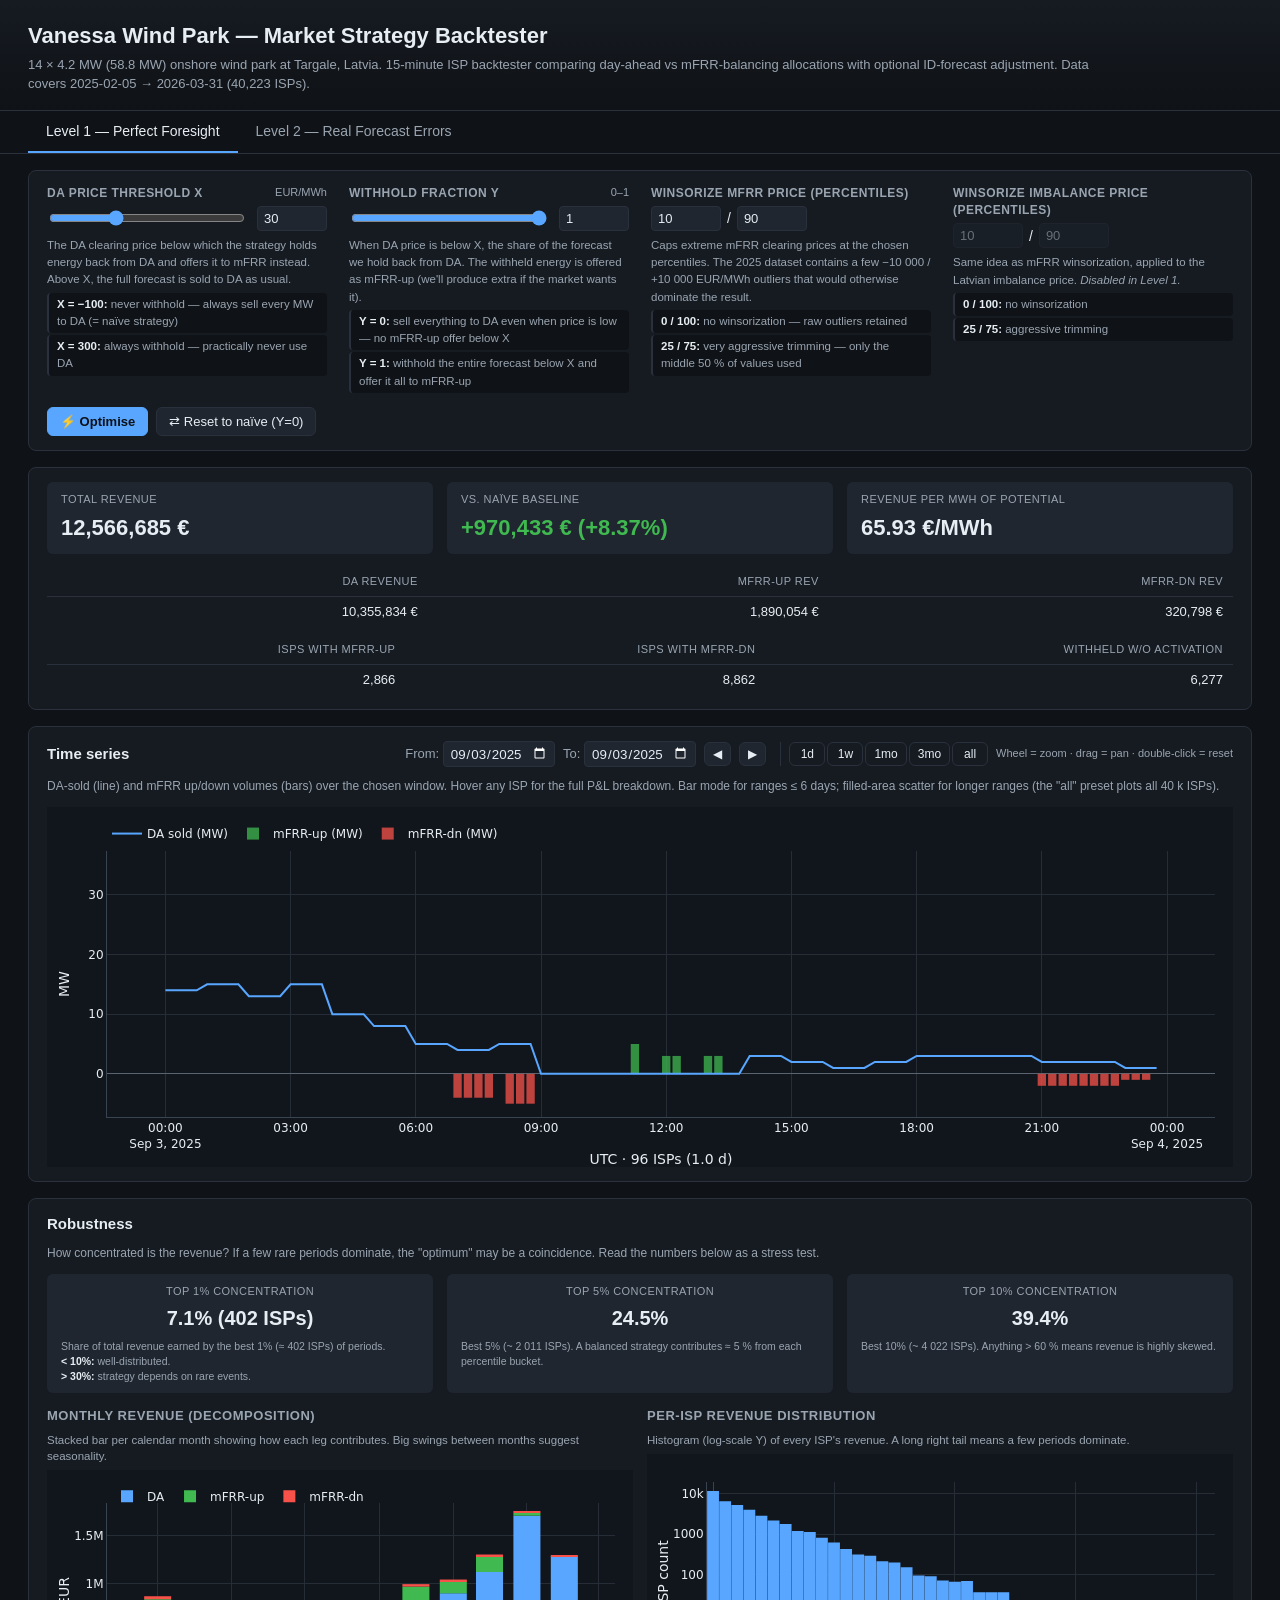
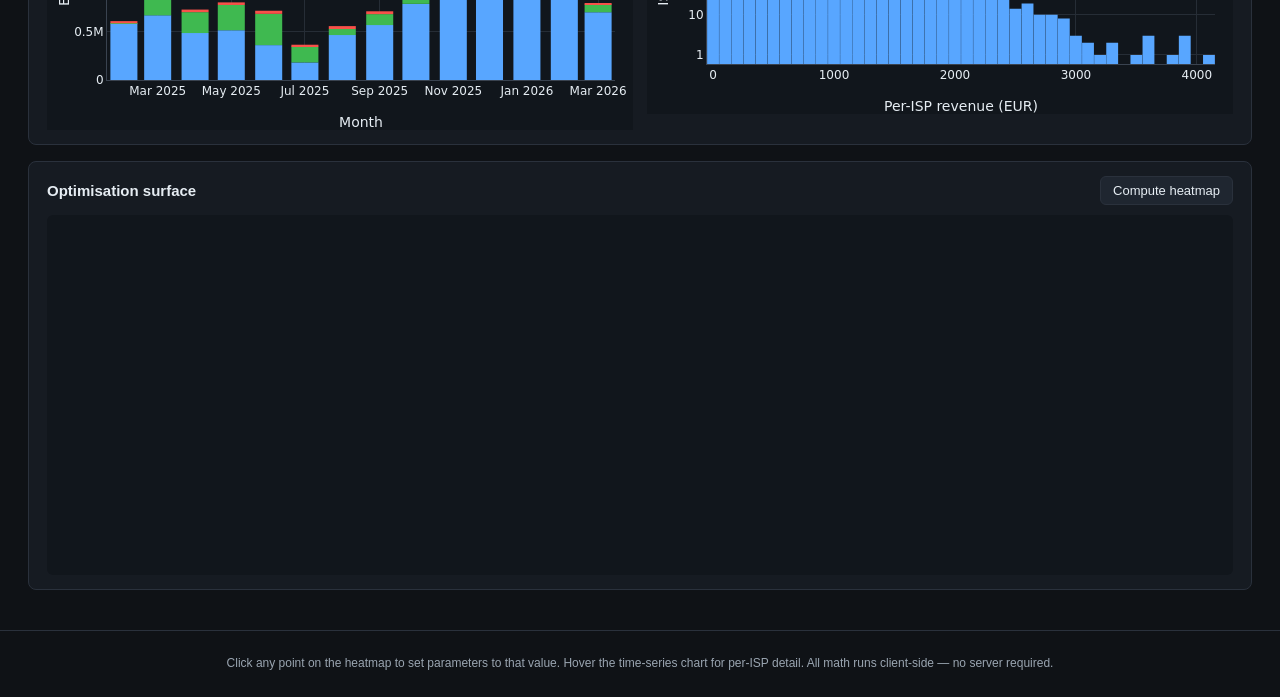
<file: wind-park-tool/index.html>
<!doctype html>
<html lang="en">
  <head>
    <meta charset="utf-8" />
    <meta name="viewport" content="width=1200, initial-scale=1" />
    <title>Vanessa Wind Park — Market Strategy Backtester</title>
    <link rel="stylesheet" href="style.css" />
  </head>
  <body>
    <header class="site-header">
      <h1>Vanessa Wind Park — Market Strategy Backtester</h1>
      <p class="subtitle">
        14 × 4.2&nbsp;MW (58.8&nbsp;MW) onshore wind park at Targale, Latvia.
        15-minute ISP backtester comparing day-ahead vs mFRR-balancing
        allocations with optional ID-forecast adjustment. Data covers
        <span id="data-range">…</span>.
      </p>
    </header>

    <nav class="tabs">
      <button class="tab active" data-level="1">Level 1 — Perfect Foresight</button>
      <button class="tab" data-level="2">Level 2 — Real Forecast Errors</button>
    </nav>

    <main>
      <!-- =================================================================
           LEVEL 1 PANEL
           ================================================================= -->
      <section id="panel-1" class="panel active">
        <div class="controls-card">
          <div class="controls-grid" id="l1-params"></div>
          <div class="actions">
            <button id="l1-optimise" class="btn primary">⚡ Optimise</button>
            <button id="l1-reset" class="btn">⇄ Reset to naïve</button>
            <span id="l1-progress" class="progress"></span>
          </div>
        </div>

        <div class="stats-card" id="l1-stats">
          <div class="stat-grid">
            <div class="big-stat">
              <div class="label" title="Sum of per-ISP P&L over the entire backtest window.">Total revenue</div>
              <div class="value" id="l1-total">–</div>
            </div>
            <div class="big-stat">
              <div class="label" title="Difference vs. selling everything to DA at every ISP (Y=0, Z=0). Computed at the current θ_flat and winsorization.">Vs. naïve baseline</div>
              <div class="value" id="l1-vs-naive">–</div>
            </div>
            <div class="big-stat">
              <div class="label" title="Total revenue divided by total MWh of potential generation (Q_pot integrated). Useful as an asset-yield comparison.">Revenue per MWh of potential</div>
              <div class="value" id="l1-per-mwh">–</div>
            </div>
          </div>
          <table class="decomposition" id="l1-decomp-table"></table>
          <table class="decomposition" id="l1-counts-table"></table>
        </div>

        <div class="card">
          <div class="card-head">
            <h2>Time series</h2>
            <div class="ts-controls">
              <label>From:
                <input type="date" id="l1-date-from" />
              </label>
              <label>To:
                <input type="date" id="l1-date-to" />
              </label>
              <button id="l1-prev-range" class="btn small" title="Shift backward by current span">◀</button>
              <button id="l1-next-range" class="btn small" title="Shift forward by current span">▶</button>
              <span class="preset-group">
                <button class="btn small preset" data-level="1" data-preset="1d">1d</button>
                <button class="btn small preset" data-level="1" data-preset="1w">1w</button>
                <button class="btn small preset" data-level="1" data-preset="1mo">1mo</button>
                <button class="btn small preset" data-level="1" data-preset="3mo">3mo</button>
                <button class="btn small preset" data-level="1" data-preset="all">all</button>
              </span>
              <span class="hint">Wheel = zoom · drag = pan · double-click = reset</span>
            </div>
          </div>
          <p class="card-desc">
            DA-sold (line) and mFRR up/down volumes (bars) over the chosen window.
            Hover any ISP for the full P&L breakdown. Bar mode for ranges ≤ 6 days;
            filled-area scatter for longer ranges (the "all" preset plots all 40 k ISPs).
          </p>
          <div id="l1-ts-chart" class="chart"></div>
        </div>

        <div class="card">
          <div class="card-head">
            <h2>Robustness</h2>
          </div>
          <p class="card-desc">
            How concentrated is the revenue? If a few rare periods dominate, the
            "optimum" may be a coincidence. Read the numbers below as a stress test.
          </p>
          <div class="robust-grid">
            <div class="robust-item">
              <div class="label">Top 1% concentration</div>
              <div class="big-num" id="l1-top1pct">–</div>
              <div class="robust-help">
                Share of total revenue earned by the best 1% (≈ 402 ISPs) of periods.
                <br><b>&lt; 10%:</b> well-distributed.
                <br><b>&gt; 30%:</b> strategy depends on rare events.
              </div>
            </div>
            <div class="robust-item">
              <div class="label">Top 5% concentration</div>
              <div class="big-num" id="l1-top5pct">–</div>
              <div class="robust-help">
                Best 5% (~ 2 011 ISPs). A balanced strategy contributes ≈ 5 % from each percentile bucket.
              </div>
            </div>
            <div class="robust-item">
              <div class="label">Top 10% concentration</div>
              <div class="big-num" id="l1-top10pct">–</div>
              <div class="robust-help">
                Best 10% (~ 4 022 ISPs). Anything &gt; 60 % means revenue is highly skewed.
              </div>
            </div>
          </div>
          <div class="two-col">
            <div>
              <h3>Monthly revenue (decomposition)</h3>
              <p class="chart-desc">
                Stacked bar per calendar month showing how each leg contributes.
                Big swings between months suggest seasonality.
              </p>
              <div id="l1-monthly-chart" class="chart small"></div>
            </div>
            <div>
              <h3>Per-ISP revenue distribution</h3>
              <p class="chart-desc">
                Histogram (log-scale Y) of every ISP's revenue. A long right tail
                means a few periods dominate.
              </p>
              <div id="l1-hist-chart" class="chart small"></div>
            </div>
          </div>
        </div>

        <div class="card">
          <div class="card-head">
            <h2>Optimisation surface</h2>
            <div>
              <button id="l1-show-heatmap" class="btn">Compute heatmap</button>
              <span id="l1-heatmap-progress" class="progress"></span>
            </div>
          </div>
          <div id="l1-heatmap" class="chart"></div>
        </div>
      </section>

      <!-- =================================================================
           LEVEL 2 PANEL
           ================================================================= -->
      <section id="panel-2" class="panel">
        <div class="controls-card">
          <div class="controls-grid" id="l2-params"></div>
          <div class="actions">
            <button id="l2-optimise" class="btn primary">⚡ Optimise</button>
            <button id="l2-reset" class="btn">⇄ Reset to naïve</button>
            <span id="l2-progress" class="progress"></span>
          </div>
        </div>

        <div class="stats-card" id="l2-stats">
          <div class="stat-grid">
            <div class="big-stat">
              <div class="label" title="Sum of per-ISP P&L over the entire backtest window.">Total revenue</div>
              <div class="value" id="l2-total">–</div>
            </div>
            <div class="big-stat">
              <div class="label" title="Difference vs. selling everything to DA at every ISP (Y=0, Z=0). Computed at the current θ_flat and winsorization.">Vs. naïve baseline</div>
              <div class="value" id="l2-vs-naive">–</div>
            </div>
            <div class="big-stat">
              <div class="label" title="Total revenue divided by total MWh of potential generation (Q_pot integrated). Useful as an asset-yield comparison.">Revenue per MWh of potential</div>
              <div class="value" id="l2-per-mwh">–</div>
            </div>
          </div>
          <table class="decomposition" id="l2-decomp-table"></table>
          <table class="decomposition" id="l2-counts-table"></table>
        </div>

        <div class="card">
          <div class="card-head">
            <h2>Time series</h2>
            <div class="ts-controls">
              <label>From:
                <input type="date" id="l2-date-from" />
              </label>
              <label>To:
                <input type="date" id="l2-date-to" />
              </label>
              <button id="l2-prev-range" class="btn small" title="Shift backward by current span">◀</button>
              <button id="l2-next-range" class="btn small" title="Shift forward by current span">▶</button>
              <span class="preset-group">
                <button class="btn small preset" data-level="2" data-preset="1d">1d</button>
                <button class="btn small preset" data-level="2" data-preset="1w">1w</button>
                <button class="btn small preset" data-level="2" data-preset="1mo">1mo</button>
                <button class="btn small preset" data-level="2" data-preset="3mo">3mo</button>
                <button class="btn small preset" data-level="2" data-preset="all">all</button>
              </span>
              <span class="hint">Wheel = zoom · drag = pan · double-click = reset</span>
            </div>
          </div>
          <p class="card-desc">
            DA-sold (line) and mFRR up/down volumes (bars) over the chosen window.
            Hover any ISP for the full P&L breakdown. Bar mode for ranges ≤ 6 days;
            filled-area scatter for longer ranges (the "all" preset plots all 40 k ISPs).
          </p>
          <div id="l2-ts-chart" class="chart"></div>
        </div>

        <div class="card">
          <div class="card-head">
            <h2>Robustness</h2>
          </div>
          <p class="card-desc">
            How concentrated is the revenue? If a few rare periods dominate, the
            "optimum" may be a coincidence. Read the numbers below as a stress test.
          </p>
          <div class="robust-grid">
            <div class="robust-item">
              <div class="label">Top 1% concentration</div>
              <div class="big-num" id="l2-top1pct">–</div>
              <div class="robust-help">
                Share of total revenue earned by the best 1% (≈ 402 ISPs) of periods.
                <br><b>&lt; 10%:</b> well-distributed.
                <br><b>&gt; 30%:</b> strategy depends on rare events.
              </div>
            </div>
            <div class="robust-item">
              <div class="label">Top 5% concentration</div>
              <div class="big-num" id="l2-top5pct">–</div>
              <div class="robust-help">
                Best 5% (~ 2 011 ISPs). A balanced strategy contributes ≈ 5 % from each percentile bucket.
              </div>
            </div>
            <div class="robust-item">
              <div class="label">Top 10% concentration</div>
              <div class="big-num" id="l2-top10pct">–</div>
              <div class="robust-help">
                Best 10% (~ 4 022 ISPs). Anything &gt; 60 % means revenue is highly skewed.
              </div>
            </div>
          </div>
          <div class="two-col">
            <div>
              <h3>Monthly revenue (decomposition)</h3>
              <p class="chart-desc">
                Stacked bar per calendar month showing how each leg contributes.
                Big swings between months suggest seasonality.
              </p>
              <div id="l2-monthly-chart" class="chart small"></div>
            </div>
            <div>
              <h3>Per-ISP revenue distribution</h3>
              <p class="chart-desc">
                Histogram (log-scale Y) of every ISP's revenue. A long right tail
                means a few periods dominate.
              </p>
              <div id="l2-hist-chart" class="chart small"></div>
            </div>
          </div>
        </div>

        <div class="card">
          <div class="card-head">
            <h2>Optimisation surface</h2>
            <div>
              <label>Heatmap pair:
                <select id="l2-heatmap-pair">
                  <option value="XY">X × Y (at current Z)</option>
                  <option value="XZ">X × Z (at current Y)</option>
                  <option value="YZ">Y × Z (at current X)</option>
                </select>
              </label>
              <button id="l2-show-heatmap" class="btn">Compute heatmap</button>
              <span id="l2-heatmap-progress" class="progress"></span>
            </div>
          </div>
          <div id="l2-heatmap" class="chart"></div>
        </div>
      </section>
    </main>

    <footer class="site-footer">
      <p>
        Click any point on the heatmap to set parameters to that value.
        Hover the time-series chart for per-ISP detail. All math runs
        client-side — no server required.
      </p>
    </footer>

    <!-- Plotly via plot.ly CDN (no SRI hash published by Plotly). -->
    <script
      src="https://cdn.plot.ly/plotly-2.35.2.min.js"
      charset="utf-8"
    ></script>
    <script src="data.js"></script>
    <script src="engine.js"></script>
    <script src="charts.js"></script>
    <script src="app.js"></script>
  </body>
</html>
</file>
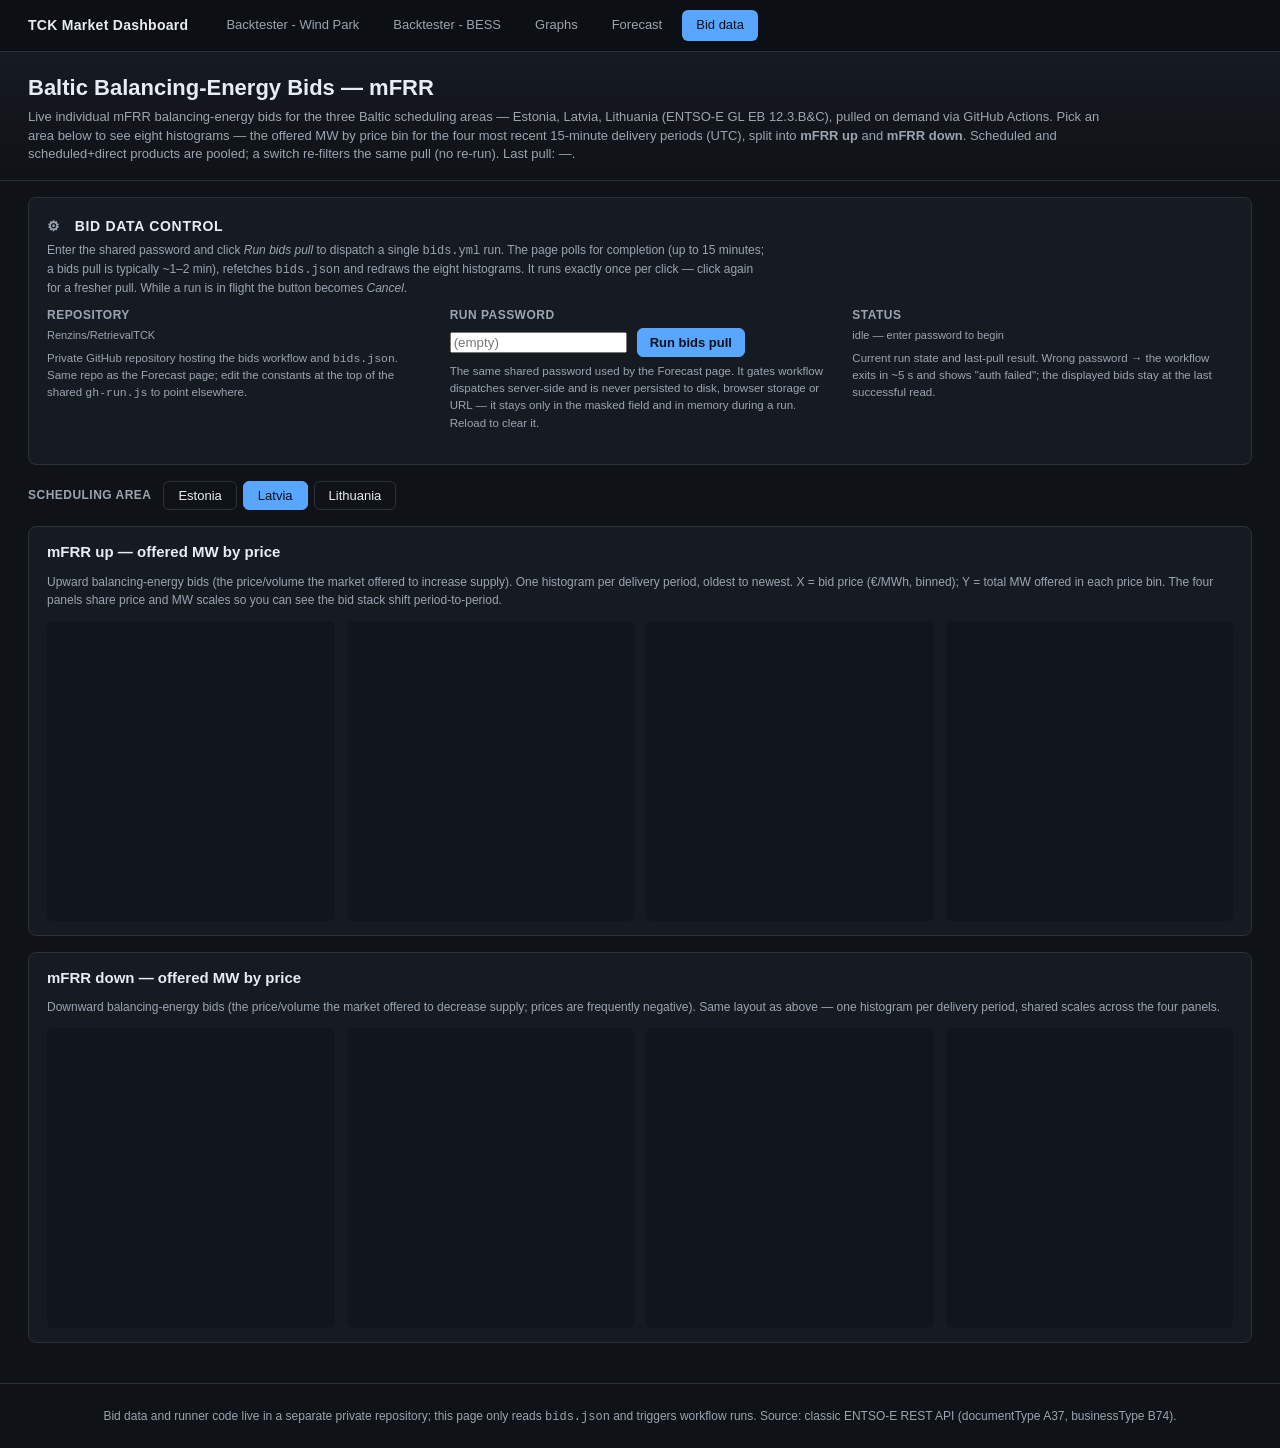
<file: bids.html>
<!doctype html>
<html lang="en-GB">
  <head>
    <meta charset="utf-8" />
    <meta name="viewport" content="width=1200, initial-scale=1" />
    <title>Baltic Balancing-Energy Bids — TCK Market Dashboard</title>
    <link rel="stylesheet" href="style.css?v=42" />
  </head>
  <body>
    <nav class="site-nav">
      <a href="index.html" class="brand">TCK Market Dashboard</a>
      <a href="index.html" class="navlink">Backtester - Wind Park</a>
      <a href="bess.html" class="navlink">Backtester - BESS</a>
      <a href="graphs.html" class="navlink">Graphs</a>
      <a href="forecast.html" class="navlink">Forecast</a>
      <a href="bids.html" class="navlink active">Bid data</a>
    </nav>

    <header class="site-header">
      <h1>Baltic Balancing-Energy Bids — mFRR</h1>
      <p class="subtitle">
        Live individual mFRR balancing-energy bids for the three Baltic
        scheduling areas — Estonia, Latvia, Lithuania (ENTSO-E GL EB
        12.3.B&amp;C), pulled on demand via GitHub Actions. Pick an area below
        to see eight histograms — the offered MW by price bin for the four most
        recent 15-minute delivery periods (UTC), split into
        <strong>mFRR up</strong> and <strong>mFRR down</strong>. Scheduled and
        scheduled+direct products are pooled; a switch re-filters the same pull
        (no re-run). Last pull: <span id="last-updated">—</span>.
      </p>
    </header>

    <main>
      <!-- =================================================================
           CONTROL CARD — identical mechanism to the Forecast page: the same
           shared password unlocks the same encrypted GitHub PAT, which
           dispatches the private repo's `bids.yml` workflow and reads the
           committed `bids.json`. Only the workflow + output file differ.
           ================================================================= -->
      <section class="panel active">
        <div class="controls-card">
          <div class="param-group setup">
            <div class="group-head">
              <h3>Bid data control</h3>
              <p class="group-desc">
                Enter the shared password and click <em>Run bids pull</em> to
                dispatch a single <code>bids.yml</code> run. The page polls for
                completion (up to 15 minutes; a bids pull is typically ~1–2
                min), refetches <code>bids.json</code> and redraws the eight
                histograms. It runs exactly once per click — click again for a
                fresher pull. While a run is in flight the button becomes
                <em>Cancel</em>.
              </p>
            </div>
            <div class="controls-grid" id="bids-controls">
              <div class="control">
                <label>Repository</label>
                <div class="slider-row">
                  <span id="repo-display" class="winsor-cap">—</span>
                </div>
                <div class="param-desc">
                  <p>
                    Private GitHub repository hosting the bids workflow and
                    <code>bids.json</code>. Same repo as the Forecast page;
                    edit the constants at the top of the shared
                    <code>gh-run.js</code> to point elsewhere.
                  </p>
                </div>
              </div>
              <div class="control">
                <label for="pwd-input">Run password</label>
                <div class="slider-row">
                  <input
                    type="password"
                    id="pwd-input"
                    autocomplete="off"
                    spellcheck="false"
                    placeholder="(empty)"
                  />
                  <button id="activate-btn" class="btn primary">
                    Run bids pull
                  </button>
                </div>
                <div class="param-desc">
                  <p>
                    The same shared password used by the Forecast page. It
                    gates workflow dispatches server-side and is never
                    persisted to disk, browser storage or URL — it stays only
                    in the masked field and in memory during a run. Reload to
                    clear it.
                  </p>
                </div>
              </div>
              <div class="control">
                <label>Status</label>
                <div class="slider-row">
                  <span id="status-text" class="winsor-cap">idle</span>
                </div>
                <div class="param-desc">
                  <p id="bids-summary">
                    Current run state and last-pull result. Wrong password →
                    the workflow exits in ~5 s and shows "auth failed"; the
                    displayed bids stay at the last successful read.
                  </p>
                </div>
              </div>
            </div>
          </div>
        </div>

        <!-- Scheduling-area selector — filters the eight charts below. One
             bids.json holds EE/LV/LT, so switching areas is instant (a pure
             client-side re-filter + redraw; no workflow re-run). -->
        <div class="bids-area-bar">
          <span class="bids-area-bar-label">Scheduling area</span>
          <div
            class="area-toggle"
            id="area-toggle"
            role="group"
            aria-label="Scheduling area"
          >
            <button type="button" class="btn preset" data-area="EE">
              Estonia
            </button>
            <button type="button" class="btn preset active" data-area="LV">
              Latvia
            </button>
            <button type="button" class="btn preset" data-area="LT">
              Lithuania
            </button>
          </div>
          <span id="area-availability" class="winsor-cap"></span>
        </div>

        <!-- ===== mFRR UP ===== -->
        <div class="card">
          <div class="card-head">
            <h2>mFRR up — offered MW by price</h2>
          </div>
          <p class="card-desc">
            Upward balancing-energy bids (the price/volume the market offered
            to increase supply). One histogram per delivery period, oldest to
            newest. X = bid price (€/MWh, binned); Y = total MW offered in each
            price bin. The four panels share price and MW scales so you can see
            the bid stack shift period-to-period.
          </p>
          <div class="bid-grid">
            <div id="bid-up-0" class="chart bid-chart"></div>
            <div id="bid-up-1" class="chart bid-chart"></div>
            <div id="bid-up-2" class="chart bid-chart"></div>
            <div id="bid-up-3" class="chart bid-chart"></div>
          </div>
        </div>

        <!-- ===== mFRR DOWN ===== -->
        <div class="card">
          <div class="card-head">
            <h2>mFRR down — offered MW by price</h2>
          </div>
          <p class="card-desc">
            Downward balancing-energy bids (the price/volume the market offered
            to decrease supply; prices are frequently negative). Same layout as
            above — one histogram per delivery period, shared scales across the
            four panels.
          </p>
          <div class="bid-grid">
            <div id="bid-down-0" class="chart bid-chart"></div>
            <div id="bid-down-1" class="chart bid-chart"></div>
            <div id="bid-down-2" class="chart bid-chart"></div>
            <div id="bid-down-3" class="chart bid-chart"></div>
          </div>
        </div>
      </section>
    </main>

    <footer class="site-footer">
      <p>
        Bid data and runner code live in a separate private repository; this
        page only reads <code>bids.json</code> and triggers workflow runs.
        Source: classic ENTSO-E REST API (documentType A37, businessType B74).
      </p>
    </footer>

    <script
      src="https://cdn.plot.ly/plotly-2.35.2.min.js"
      charset="utf-8"
    ></script>
    <script src="bids-charts.js?v=42"></script>
    <!-- gh-run.js: shared PAT-unlock + dispatch/poll client (also used by
         forecast.html) — must load before the page controller. -->
    <script src="gh-run.js?v=1"></script>
    <script src="bids-app.js?v=43"></script>
  </body>
</html>
</file>
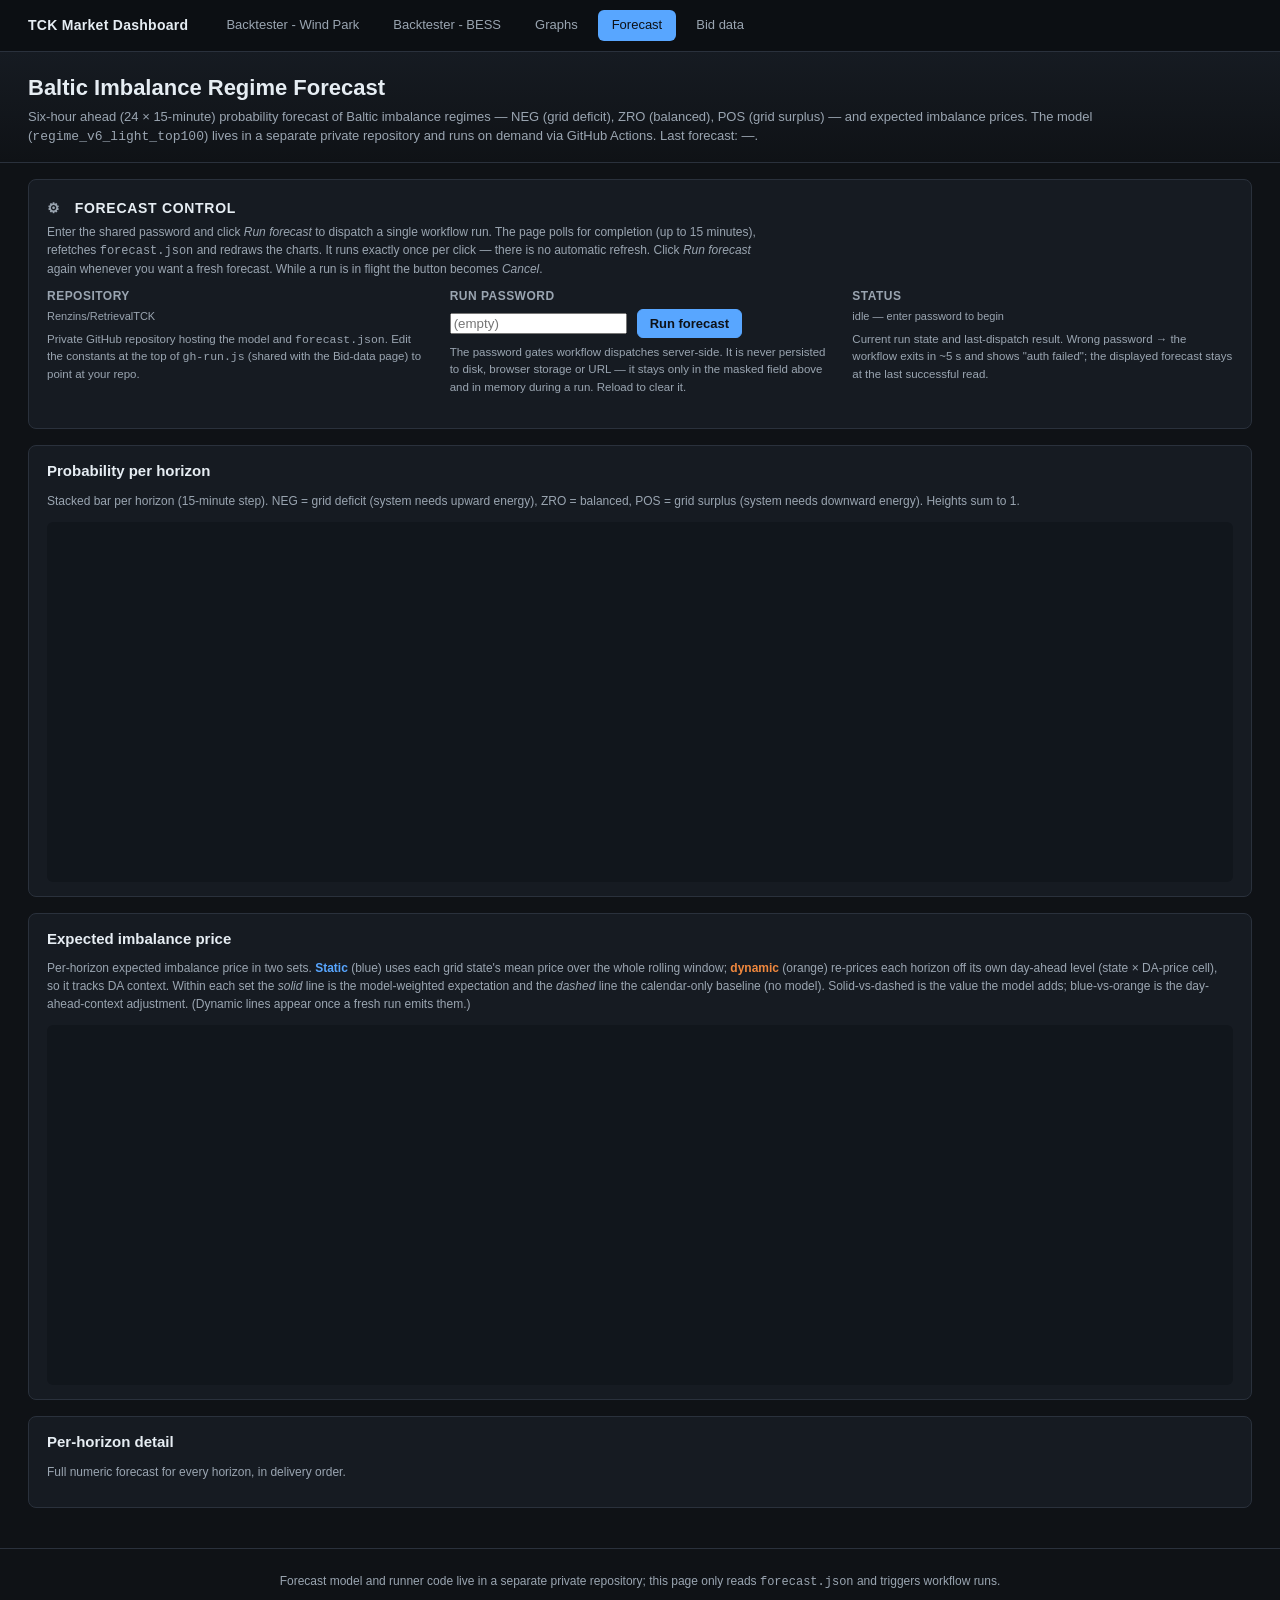
<file: forecast.html>
<!doctype html>
<html lang="en-GB">
  <head>
    <meta charset="utf-8" />
    <meta name="viewport" content="width=1200, initial-scale=1" />
    <title>Baltic Imbalance Forecast — TCK Market Dashboard</title>
    <link rel="stylesheet" href="style.css?v=41" />
  </head>
  <body>
    <nav class="site-nav">
      <a href="index.html" class="brand">TCK Market Dashboard</a>
      <a href="index.html" class="navlink">Backtester - Wind Park</a>
      <a href="bess.html" class="navlink">Backtester - BESS</a>
      <a href="graphs.html" class="navlink">Graphs</a>
      <a href="forecast.html" class="navlink active">Forecast</a>
      <a href="bids.html" class="navlink">Bid data</a>
    </nav>

    <header class="site-header">
      <h1>Baltic Imbalance Regime Forecast</h1>
      <p class="subtitle">
        Six-hour ahead (24 × 15-minute) probability forecast of Baltic
        imbalance regimes — NEG (grid deficit), ZRO (balanced), POS
        (grid surplus) — and expected imbalance prices. The model
        (<code>regime_v6_light_top100</code>) lives in a separate private
        repository and runs on demand via GitHub Actions. Last
        forecast: <span id="last-updated">—</span>.
      </p>
    </header>

    <main>
      <!-- =================================================================
           CONTROL CARD — repo + run button.
           The page is in a public repo; the model lives in a private
           one. We talk to the private repo through a hardcoded GitHub
           PAT (Actions:write + Contents:read). Workflow runs are
           additionally password-gated server-side: the typed password is
           verified inside the workflow against a GitHub Actions secret,
           so leaking the PAT alone doesn't let anyone burn compute.
           ================================================================= -->
      <section class="panel active">
        <div class="controls-card">
          <div class="param-group setup">
            <div class="group-head">
              <h3>Forecast control</h3>
              <p class="group-desc">
                Enter the shared password and click <em>Run forecast</em>
                to dispatch a single workflow run. The page polls for
                completion (up to 15 minutes), refetches
                <code>forecast.json</code> and redraws the charts. It runs
                exactly once per click — there is no automatic refresh.
                Click <em>Run forecast</em> again whenever you want a
                fresh forecast. While a run is in flight the button
                becomes <em>Cancel</em>.
              </p>
            </div>
            <div class="controls-grid" id="forecast-controls">
              <div class="control">
                <label>Repository</label>
                <div class="slider-row">
                  <span id="repo-display" class="winsor-cap">—</span>
                </div>
                <div class="param-desc">
                  <p>
                    Private GitHub repository hosting the model and
                    <code>forecast.json</code>. Edit the constants at the
                    top of <code>gh-run.js</code> (shared with the
                    Bid-data page) to point at your repo.
                  </p>
                </div>
              </div>
              <div class="control">
                <label for="pwd-input">Run password</label>
                <div class="slider-row">
                  <input
                    type="password"
                    id="pwd-input"
                    autocomplete="off"
                    spellcheck="false"
                    placeholder="(empty)"
                  />
                  <button id="activate-btn" class="btn primary">Run forecast</button>
                </div>
                <div class="param-desc">
                  <p>
                    The password gates workflow dispatches server-side.
                    It is never persisted to disk, browser storage or
                    URL — it stays only in the masked field above and in
                    memory during a run. Reload to clear it.
                  </p>
                </div>
              </div>
              <div class="control">
                <label>Status</label>
                <div class="slider-row">
                  <span id="status-text" class="winsor-cap">idle</span>
                </div>
                <div class="param-desc">
                  <p>
                    Current run state and last-dispatch result. Wrong
                    password → the workflow exits in ~5 s and shows
                    "auth failed"; the displayed forecast stays at the
                    last successful read.
                  </p>
                </div>
              </div>
            </div>
          </div>
        </div>

        <div class="card">
          <div class="card-head">
            <h2>Probability per horizon</h2>
          </div>
          <p class="card-desc">
            Stacked bar per horizon (15-minute step). NEG = grid deficit
            (system needs upward energy), ZRO = balanced, POS = grid
            surplus (system needs downward energy). Heights sum to 1.
          </p>
          <div id="prob-chart" class="chart"></div>
        </div>

        <div class="card">
          <div class="card-head">
            <h2>Expected imbalance price</h2>
          </div>
          <p class="card-desc">
            Per-horizon expected imbalance price in two sets.
            <strong style="color:#58a6ff">Static</strong> (blue) uses each grid
            state's mean price over the whole rolling window;
            <strong style="color:#f0883e">dynamic</strong> (orange) re-prices
            each horizon off its own day-ahead level (state × DA-price cell), so
            it tracks DA context. Within each set the <em>solid</em> line is the
            model-weighted expectation and the <em>dashed</em> line the
            calendar-only baseline (no model). Solid-vs-dashed is the value the
            model adds; blue-vs-orange is the day-ahead-context adjustment.
            (Dynamic lines appear once a fresh run emits them.)
          </p>
          <div id="price-chart" class="chart"></div>
        </div>

        <div class="card">
          <div class="card-head">
            <h2>Per-horizon detail</h2>
          </div>
          <p class="card-desc">
            Full numeric forecast for every horizon, in delivery order.
          </p>
          <table class="decomposition" id="horizon-table"></table>
        </div>
      </section>
    </main>

    <footer class="site-footer">
      <p>
        Forecast model and runner code live in a separate private
        repository; this page only reads <code>forecast.json</code> and
        triggers workflow runs.
      </p>
    </footer>

    <script
      src="https://cdn.plot.ly/plotly-2.35.2.min.js"
      charset="utf-8"
    ></script>
    <script src="forecast-charts.js?v=39"></script>
    <!-- gh-run.js: shared PAT-unlock + dispatch/poll client (also used by
         bids.html) — must load before the page controller. -->
    <script src="gh-run.js?v=1"></script>
    <script src="forecast-app.js?v=41"></script>
  </body>
</html>
</file>
<file: wind-park-tool/style.css>
/* Vanessa Wind Park backtester — dark theme */

:root {
  --bg: #0f1216;
  --bg2: #161b22;
  --bg3: #1f2630;
  --border: #2a313c;
  --text: #e6edf3;
  --text-dim: #9aa5b1;
  --accent: #58a6ff;
  --accent2: #7ee787;
  --warn: #f0883e;
  --bad: #f85149;
  --good: #3fb950;
  --plot-bg: #11161c;
}

* {
  box-sizing: border-box;
}

html,
body {
  margin: 0;
  padding: 0;
  background: var(--bg);
  color: var(--text);
  font-family: -apple-system, BlinkMacSystemFont, "Segoe UI", Roboto, Helvetica,
    Arial, sans-serif;
  font-size: 14px;
  line-height: 1.45;
}

a {
  color: var(--accent);
}

.site-header {
  padding: 20px 28px 6px;
  border-bottom: 1px solid var(--border);
  background: linear-gradient(180deg, #161b22 0%, #0f1216 100%);
}

.site-header h1 {
  margin: 0 0 4px 0;
  font-size: 22px;
  font-weight: 600;
}

.site-header .subtitle {
  margin: 0 0 10px 0;
  color: var(--text-dim);
  max-width: 1100px;
  font-size: 13px;
}

.tabs {
  display: flex;
  gap: 0;
  padding: 0 28px;
  background: var(--bg);
  border-bottom: 1px solid var(--border);
  position: sticky;
  top: 0;
  z-index: 10;
}

.tab {
  background: transparent;
  border: none;
  border-bottom: 2px solid transparent;
  color: var(--text-dim);
  padding: 12px 18px;
  cursor: pointer;
  font-size: 14px;
  font-weight: 500;
  font-family: inherit;
}

.tab.active {
  color: var(--text);
  border-bottom-color: var(--accent);
}

.tab:hover:not(.active) {
  color: var(--text);
}

main {
  padding: 16px 28px 40px;
  max-width: 1600px;
  margin: 0 auto;
}

.panel {
  display: none;
  flex-direction: column;
  gap: 16px;
}

.panel.active {
  display: flex;
}

/* ---------- Cards ----------------------------------------------------- */
.controls-card,
.stats-card,
.card {
  background: var(--bg2);
  border: 1px solid var(--border);
  border-radius: 8px;
  padding: 14px 18px;
}

.card-head {
  display: flex;
  justify-content: space-between;
  align-items: center;
  margin-bottom: 10px;
  flex-wrap: wrap;
  gap: 8px;
}

.card-head h2,
.card-head h3 {
  margin: 0;
  font-size: 15px;
  font-weight: 600;
}

/* ---------- Controls -------------------------------------------------- */
.controls-grid {
  display: grid;
  grid-template-columns: repeat(auto-fit, minmax(280px, 1fr));
  gap: 14px 22px;
}

.control label {
  display: block;
  font-size: 12px;
  font-weight: 600;
  color: var(--text-dim);
  text-transform: uppercase;
  letter-spacing: 0.04em;
  margin-bottom: 4px;
}

.control label .unit {
  float: right;
  text-transform: none;
  font-weight: 400;
  letter-spacing: 0;
  color: var(--text-dim);
  font-size: 11px;
}

.slider-row {
  display: flex;
  align-items: center;
  gap: 10px;
}

.slider-row.two {
  gap: 6px;
}

.slider-row input[type="range"] {
  flex: 1;
  accent-color: var(--accent);
}

.slider-row input[type="number"] {
  width: 70px;
  background: var(--bg3);
  border: 1px solid var(--border);
  color: var(--text);
  border-radius: 4px;
  padding: 4px 6px;
  font-size: 13px;
  font-family: inherit;
}

.slider-row input[type="number"]:disabled {
  opacity: 0.4;
}

.control .hint {
  font-size: 11px;
  color: var(--text-dim);
  margin-top: 4px;
}

.param-desc {
  margin-top: 6px;
  font-size: 11.5px;
  color: var(--text-dim);
  line-height: 1.5;
}

.param-desc p {
  margin: 0 0 4px 0;
}

.param-desc ul.extremes {
  list-style: none;
  padding: 0;
  margin: 4px 0 0 0;
  display: flex;
  flex-direction: column;
  gap: 2px;
}

.param-desc ul.extremes li {
  padding: 3px 8px;
  background: var(--bg);
  border-radius: 4px;
  border-left: 2px solid var(--border);
}

.param-desc ul.extremes li b {
  color: var(--text);
}

p.card-desc {
  margin: 0 0 12px 0;
  color: var(--text-dim);
  font-size: 12px;
  line-height: 1.5;
}

p.chart-desc {
  margin: 0 0 6px 0;
  color: var(--text-dim);
  font-size: 11.5px;
  line-height: 1.4;
}

.robust-help {
  font-size: 10.5px;
  color: var(--text-dim);
  margin-top: 6px;
  line-height: 1.4;
  text-align: left;
}

.robust-help b {
  color: var(--text);
}

.actions {
  margin-top: 14px;
  display: flex;
  gap: 8px;
  align-items: center;
  flex-wrap: wrap;
}

.btn {
  background: var(--bg3);
  border: 1px solid var(--border);
  color: var(--text);
  border-radius: 6px;
  padding: 6px 12px;
  font-size: 13px;
  cursor: pointer;
  font-family: inherit;
}

.btn:hover {
  border-color: var(--accent);
  color: var(--accent);
}

.btn.primary {
  background: var(--accent);
  color: #0d1117;
  border-color: var(--accent);
  font-weight: 600;
}

.btn.primary:hover {
  filter: brightness(1.1);
  color: #0d1117;
}

.btn.small {
  padding: 4px 8px;
  font-size: 12px;
}

.progress {
  font-size: 12px;
  color: var(--text-dim);
}

/* ---------- Stats ----------------------------------------------------- */
.stat-grid {
  display: grid;
  grid-template-columns: repeat(auto-fit, minmax(200px, 1fr));
  gap: 14px;
  margin-bottom: 14px;
}

.big-stat {
  background: var(--bg3);
  border-radius: 6px;
  padding: 10px 14px;
}

.big-stat .label {
  font-size: 11px;
  color: var(--text-dim);
  text-transform: uppercase;
  letter-spacing: 0.04em;
  margin-bottom: 4px;
}

.big-stat .value {
  font-size: 22px;
  font-weight: 600;
  color: var(--text);
  font-variant-numeric: tabular-nums;
}

.big-stat .value.up {
  color: var(--good);
}

.big-stat .value.down {
  color: var(--bad);
}

table.decomposition {
  width: 100%;
  border-collapse: collapse;
  margin-top: 8px;
  font-size: 13px;
}

table.decomposition th {
  text-align: right;
  font-weight: 500;
  color: var(--text-dim);
  padding: 6px 10px;
  border-bottom: 1px solid var(--border);
  font-size: 11px;
  text-transform: uppercase;
  letter-spacing: 0.04em;
}

table.decomposition td {
  text-align: right;
  padding: 6px 10px;
  font-variant-numeric: tabular-nums;
  font-weight: 500;
}

/* ---------- Charts ---------------------------------------------------- */
.chart {
  background: var(--plot-bg);
  border-radius: 6px;
  min-height: 360px;
  width: 100%;
}

.chart.small {
  min-height: 260px;
}

.ts-controls {
  display: flex;
  gap: 8px;
  align-items: center;
  flex-wrap: wrap;
  font-size: 13px;
  color: var(--text-dim);
}

.ts-controls input[type="date"] {
  background: var(--bg3);
  border: 1px solid var(--border);
  color: var(--text);
  border-radius: 4px;
  padding: 3px 6px;
  font-family: inherit;
  color-scheme: dark;
}

.ts-controls .hint {
  color: var(--text-dim);
  font-size: 11px;
}

.preset-group {
  display: inline-flex;
  gap: 2px;
  margin-left: 6px;
  border-left: 1px solid var(--border);
  padding-left: 8px;
}

.btn.preset {
  background: transparent;
  border: 1px solid var(--border);
  font-variant-numeric: tabular-nums;
  min-width: 36px;
}

.btn.preset.active {
  background: var(--accent);
  color: #0d1117;
  border-color: var(--accent);
}

/* ---------- Robustness ----------------------------------------------- */
.robust-grid {
  display: grid;
  grid-template-columns: repeat(3, 1fr);
  gap: 14px;
  margin-bottom: 14px;
}

.robust-item {
  background: var(--bg3);
  border-radius: 6px;
  padding: 10px 14px;
  text-align: center;
}

.robust-item .label {
  font-size: 11px;
  color: var(--text-dim);
  text-transform: uppercase;
  letter-spacing: 0.04em;
  margin-bottom: 4px;
}

.robust-item .big-num {
  font-size: 20px;
  font-weight: 600;
  font-variant-numeric: tabular-nums;
}

.two-col {
  display: grid;
  grid-template-columns: 1fr 1fr;
  gap: 14px;
}

.two-col h3 {
  margin: 0 0 6px 0;
  font-size: 13px;
  font-weight: 600;
  color: var(--text-dim);
  text-transform: uppercase;
  letter-spacing: 0.04em;
}

@media (max-width: 1100px) {
  .two-col,
  .robust-grid {
    grid-template-columns: 1fr;
  }
}

select {
  background: var(--bg3);
  border: 1px solid var(--border);
  color: var(--text);
  border-radius: 4px;
  padding: 4px 8px;
  font-family: inherit;
  font-size: 13px;
}

.site-footer {
  border-top: 1px solid var(--border);
  padding: 12px 28px;
  color: var(--text-dim);
  font-size: 12px;
  text-align: center;
}
</file>
<file: style.css>
/* Vanessa Wind Park backtester — dark theme */

:root {
  --bg: #0f1216;
  --bg2: #161b22;
  --bg3: #1f2630;
  --border: #2a313c;
  --text: #e6edf3;
  --text-dim: #9aa5b1;
  --accent: #58a6ff;
  --accent2: #7ee787;
  --warn: #f0883e;
  --bad: #f85149;
  --good: #3fb950;
  --plot-bg: #11161c;
}

* {
  box-sizing: border-box;
}

html,
body {
  margin: 0;
  padding: 0;
  background: var(--bg);
  color: var(--text);
  font-family: -apple-system, BlinkMacSystemFont, "Segoe UI", Roboto, Helvetica,
    Arial, sans-serif;
  font-size: 14px;
  line-height: 1.45;
}

a {
  color: var(--accent);
}

/* ---------- Top navigation -------------------------------------------- */
.site-nav {
  display: flex;
  align-items: center;
  gap: 6px;
  padding: 10px 28px;
  background: #0c0f13;
  border-bottom: 1px solid var(--border);
  position: sticky;
  top: 0;
  z-index: 20;
}

.site-nav .brand {
  font-weight: 700;
  color: var(--text);
  text-decoration: none;
  margin-right: 18px;
  font-size: 14px;
  letter-spacing: 0.02em;
}

.site-nav .navlink {
  color: var(--text-dim);
  text-decoration: none;
  padding: 6px 14px;
  border-radius: 6px;
  font-size: 13px;
  font-weight: 500;
  transition: background 0.12s, color 0.12s;
}

.site-nav .navlink:hover {
  color: var(--text);
  background: var(--bg2);
}

.site-nav .navlink.active {
  color: #0d1117;
  background: var(--accent);
}

.site-header {
  padding: 20px 28px 6px;
  border-bottom: 1px solid var(--border);
  background: linear-gradient(180deg, #161b22 0%, #0f1216 100%);
}

.site-header.compact {
  padding: 14px 28px 8px;
}

.site-header.compact h1 {
  font-size: 18px;
}

.site-header h1 {
  margin: 0 0 4px 0;
  font-size: 22px;
  font-weight: 600;
}

.site-header .subtitle {
  margin: 0 0 10px 0;
  color: var(--text-dim);
  max-width: 1100px;
  font-size: 13px;
}

.tabs {
  display: flex;
  gap: 0;
  padding: 0 28px;
  background: var(--bg);
  border-bottom: 1px solid var(--border);
  position: sticky;
  top: 41px; /* below the site-nav (about 41px tall) */
  z-index: 10;
}

/* Shared Setup section — sits below the level selector and applies to all
   levels. Spans full viewport width (no max-width) per user request so it
   visually anchors the page; the accent border-left reads as "experiment
   scope, not a strategy lever". */
.setup-wrapper {
  padding: 14px 28px 0;
}

.setup-box {
  background: var(--bg2);
  border: 1px solid var(--border);
  border-left: 4px solid var(--accent);
  border-radius: 8px;
  padding: 14px 18px;
}

.setup-box .param-group.setup {
  padding: 0;
}

.setup-box .param-group.setup + .param-group.setup {
  border-top: none;
  margin-top: 0;
  padding-top: 0;
}

/* Progress bar shown during Optimise. Lives in the same .actions row as
   the buttons; fills green left-to-right as the random+refine sweep
   advances. When the run completes, the bar holds at 100 % with the
   result text overlaid (so the user sees "done in N s — best at X=…"
   on a green background). */
.progress-bar {
  position: relative;
  flex: 1 1 280px;
  min-width: 240px;
  max-width: 520px;
  height: 28px;
  background: var(--bg3);
  border: 1px solid var(--border);
  border-radius: 6px;
  overflow: hidden;
  font-size: 12px;
  font-variant-numeric: tabular-nums;
}

.progress-bar-fill {
  position: absolute;
  inset: 0;
  background: var(--good);
  width: 0%;
  transition: width 80ms linear;
}

.progress-bar-text {
  position: absolute;
  inset: 0;
  display: flex;
  align-items: center;
  justify-content: center;
  color: var(--text);
  font-weight: 600;
  pointer-events: none;
  padding: 0 10px;
  text-align: center;
  white-space: nowrap;
  overflow: hidden;
  text-overflow: ellipsis;
}

/* Action bar at the bottom of the strategy stack — thinner card so the
   Optimise / Reset buttons read as a distinct affordance, not as part of
   a strategy group. */
.controls-card.actions-card {
  padding: 12px 18px;
}

.controls-card.actions-card .actions {
  margin-top: 0;
}

.tab {
  background: transparent;
  border: none;
  border-bottom: 2px solid transparent;
  color: var(--text-dim);
  padding: 12px 18px;
  cursor: pointer;
  font-size: 14px;
  font-weight: 500;
  font-family: inherit;
}

.tab.active {
  color: var(--text);
  border-bottom-color: var(--accent);
}

.tab:hover:not(.active) {
  color: var(--text);
}

main {
  padding: 16px 28px 40px;
  max-width: 1600px;
  margin: 0 auto;
}

.panel {
  display: none;
  flex-direction: column;
  gap: 16px;
}

.panel.active {
  display: flex;
}

/* ---------- Cards ----------------------------------------------------- */
.controls-card,
.stats-card,
.card {
  background: var(--bg2);
  border: 1px solid var(--border);
  border-radius: 8px;
  padding: 14px 18px;
}

.card-head {
  display: flex;
  justify-content: space-between;
  align-items: center;
  margin-bottom: 10px;
  flex-wrap: wrap;
  gap: 8px;
}

.card-head h2,
.card-head h3 {
  margin: 0;
  font-size: 15px;
  font-weight: 600;
}

/* ---------- Controls -------------------------------------------------- */
.param-group {
  position: relative;
  padding: 4px 0 14px 0;
}

.param-group + .param-group {
  border-top: 1px dashed var(--border);
  margin-top: 14px;
  padding-top: 14px;
}

.param-group.setup .group-head h3::before {
  content: "⚙";
  color: var(--text-dim);
  margin-right: 6px;
}

/* ---------- Strategy toggle (checkbox replaces the old 📈 icon) ----------
   The checkbox lives inside .group-head and controls whether the engine
   uses this strategy. Unchecked → .controls-card gains .disabled which
   greys the card and disables pointer events on its inner controls.
   The checkbox itself stays clickable (it's outside .controls-grid).      */
.strategy-toggle {
  display: inline-flex;
  align-items: center;
  cursor: pointer;
  margin-right: 6px;
  vertical-align: middle;
}

.strategy-toggle input[type="checkbox"] {
  appearance: none;
  -webkit-appearance: none;
  width: 16px;
  height: 16px;
  margin: 0;
  border: 1px solid var(--border);
  border-radius: 3px;
  background: var(--bg);
  cursor: pointer;
  position: relative;
  transition: background 0.15s, border-color 0.15s;
}

.strategy-toggle input[type="checkbox"]:hover {
  border-color: var(--accent);
}

.strategy-toggle input[type="checkbox"]:checked {
  background: var(--accent);
  border-color: var(--accent);
}

.strategy-toggle input[type="checkbox"]:checked::after {
  content: "";
  position: absolute;
  left: 4px;
  top: 0px;
  width: 5px;
  height: 10px;
  border: solid #fff;
  border-width: 0 2px 2px 0;
  transform: rotate(45deg);
}

/* The .strategy-toggle-box span sits next to every strategy checkbox in
   index.html / bess.html; it carries no visible content, so it is hidden
   (the native checkbox alone renders). */
.strategy-toggle-box {
  display: none;
}

/* Card-level grey-out when the strategy is disabled. The .group-head
   stays interactive (so the user can re-enable) — only the controls
   grid is pointer-event-blocked and visually dimmed.                    */
.controls-card.disabled .controls-grid,
.controls-card.disabled .group-desc {
  opacity: 0.4;
  pointer-events: none;
  user-select: none;
}

.controls-card.disabled .group-head h3 {
  color: var(--text-dim);
}

.controls-card.disabled .group-head .badge {
  opacity: 0.5;
}

/* ---------- Source selectors (radio-button rows in Setup) -------------- */
.source-selector {
  display: flex;
  flex-direction: column;
  gap: 6px;
  padding: 4px 0;
}

.source-selector .source-options {
  display: flex;
  flex-wrap: wrap;
  gap: 6px;
}

.source-selector label.source-option {
  display: inline-flex;
  align-items: center;
  gap: 6px;
  padding: 4px 10px;
  border: 1px solid var(--border);
  border-radius: 999px;
  cursor: pointer;
  font-size: 12px;
  background: var(--bg);
  transition: background 0.15s, border-color 0.15s, color 0.15s;
}

.source-selector label.source-option:hover {
  border-color: var(--accent);
}

.source-selector label.source-option input[type="radio"] {
  appearance: none;
  -webkit-appearance: none;
  width: 12px;
  height: 12px;
  margin: 0;
  border: 1px solid var(--border);
  border-radius: 999px;
  background: var(--bg);
  cursor: pointer;
  position: relative;
  flex-shrink: 0;
}

.source-selector label.source-option input[type="radio"]:checked {
  border-color: var(--accent);
}

.source-selector label.source-option input[type="radio"]:checked::after {
  content: "";
  position: absolute;
  inset: 2px;
  border-radius: 999px;
  background: var(--accent);
}

.source-selector label.source-option:has(input[type="radio"]:checked) {
  border-color: var(--accent);
  color: var(--accent);
  background: rgba(88, 166, 255, 0.08);
}

.group-head {
  margin-bottom: 10px;
}

.group-head h3 {
  margin: 0 0 4px 0;
  font-size: 14px;
  font-weight: 600;
  text-transform: uppercase;
  letter-spacing: 0.05em;
  color: var(--text);
  display: inline-flex;
  align-items: center;
  gap: 8px;
}

.group-head .badge {
  display: inline-block;
  font-size: 10px;
  font-weight: 600;
  text-transform: uppercase;
  letter-spacing: 0.06em;
  padding: 2px 7px;
  border-radius: 999px;
  background: rgba(88, 166, 255, 0.15);
  color: var(--accent);
  border: 1px solid rgba(88, 166, 255, 0.3);
}

.group-head .group-desc {
  margin: 0;
  color: var(--text-dim);
  font-size: 12px;
  line-height: 1.5;
  max-width: 720px;
}

.direction-toggle-card {
  padding-bottom: 16px !important;
}

.direction-toggle-card .card-head h2.small-h2 {
  font-size: 14px;
  font-weight: 600;
  display: inline-flex;
  align-items: center;
  gap: 8px;
}

.direction-toggle-card .badge {
  display: inline-block;
  font-size: 10px;
  font-weight: 600;
  text-transform: uppercase;
  letter-spacing: 0.06em;
  padding: 2px 7px;
  border-radius: 999px;
  background: rgba(88, 166, 255, 0.15);
  color: var(--accent);
  border: 1px solid rgba(88, 166, 255, 0.3);
}

.direction-toggle {
  display: inline-flex;
  gap: 6px;
  margin-top: 4px;
}

.direction-toggle .btn.preset {
  padding: 6px 12px;
  font-size: 13px;
}

/* Day-type toggle (mFRR + aFRR Setup sections). Same shape as the
   direction-toggle but lives inside a .control card alongside other
   labelled inputs. flex-wrap so the three buttons collapse onto two
   rows on narrow viewports rather than overflowing. */
.day-type-toggle {
  display: flex;
  flex-wrap: wrap;
  gap: 6px;
  margin-top: 4px;
}

.day-type-toggle .btn.preset {
  padding: 6px 12px;
  font-size: 13px;
}

/* Winsor cap live-preview spans next to each percentile input. The text
   updates after every Engine.maybeWinsorize call to reflect the current
   clip values (e.g. "(≤ -23.4 €/MWh)"). */
.winsor-row {
  flex-wrap: wrap;
  align-items: center;
}
.winsor-input {
  display: inline-flex;
  align-items: center;
  gap: 6px;
}
.winsor-cap {
  font-size: 11px;
  color: var(--muted, #9aa5b1);
  font-variant-numeric: tabular-nums;
  white-space: nowrap;
}

.controls-grid {
  display: grid;
  grid-template-columns: repeat(auto-fit, minmax(280px, 1fr));
  gap: 14px 22px;
}

.control.sim-range .slider-row.two {
  flex-wrap: wrap;
}

.control.sim-range input[type="date"],
.control.sim-range input[type="text"],
input.date-eu {
  background: var(--bg3);
  border: 1px solid var(--border);
  color: var(--text);
  border-radius: 4px;
  padding: 4px 8px;
  font-family: inherit;
  color-scheme: dark;
  font-size: 13px;
  font-variant-numeric: tabular-nums;
  flex: 1;
  min-width: 110px;
  letter-spacing: 0.5px;
}

input.date-eu {
  width: 110px;
  flex: none;
}

.control.sim-range input[type="text"]:invalid,
input.date-eu:invalid {
  border-color: var(--bad);
}

.control label {
  display: block;
  font-size: 12px;
  font-weight: 600;
  color: var(--text-dim);
  text-transform: uppercase;
  letter-spacing: 0.04em;
  margin-bottom: 4px;
}

.control label .unit {
  float: right;
  text-transform: none;
  font-weight: 400;
  letter-spacing: 0;
  color: var(--text-dim);
  font-size: 11px;
}

.slider-row {
  display: flex;
  align-items: center;
  gap: 10px;
}

.slider-row.two {
  gap: 6px;
}

.slider-row input[type="range"] {
  flex: 1;
  accent-color: var(--accent);
}

.slider-row input[type="number"] {
  width: 70px;
  background: var(--bg3);
  border: 1px solid var(--border);
  color: var(--text);
  border-radius: 4px;
  padding: 4px 6px;
  font-size: 13px;
  font-family: inherit;
}

.slider-row input[type="number"]:disabled {
  opacity: 0.4;
}

.control .hint {
  font-size: 11px;
  color: var(--text-dim);
  margin-top: 4px;
}

.param-desc {
  margin-top: 6px;
  font-size: 11.5px;
  color: var(--text-dim);
  line-height: 1.5;
}

.param-desc p {
  margin: 0 0 4px 0;
}

.param-desc ul.extremes {
  list-style: none;
  padding: 0;
  margin: 4px 0 0 0;
  display: flex;
  flex-direction: column;
  gap: 2px;
}

.param-desc ul.extremes li {
  padding: 3px 8px;
  background: var(--bg);
  border-radius: 4px;
  border-left: 2px solid var(--border);
}

.param-desc ul.extremes li b {
  color: var(--text);
}

p.card-desc {
  margin: 0 0 12px 0;
  color: var(--text-dim);
  font-size: 12px;
  line-height: 1.5;
}

p.chart-desc {
  margin: 0 0 6px 0;
  color: var(--text-dim);
  font-size: 11.5px;
  line-height: 1.4;
}

.robust-help {
  font-size: 10.5px;
  color: var(--text-dim);
  margin-top: 6px;
  line-height: 1.4;
  text-align: left;
}

.robust-help b {
  color: var(--text);
}

.actions {
  margin-top: 14px;
  display: flex;
  gap: 8px;
  align-items: center;
  flex-wrap: wrap;
}

.btn {
  background: var(--bg3);
  border: 1px solid var(--border);
  color: var(--text);
  border-radius: 6px;
  padding: 6px 12px;
  font-size: 13px;
  cursor: pointer;
  font-family: inherit;
}

.btn:hover {
  border-color: var(--accent);
  color: var(--accent);
}

.btn.primary {
  background: var(--accent);
  color: #0d1117;
  border-color: var(--accent);
  font-weight: 600;
}

.btn.primary:hover {
  filter: brightness(1.1);
  color: #0d1117;
}

.btn.small {
  padding: 4px 8px;
  font-size: 12px;
}

.progress {
  font-size: 12px;
  color: var(--text-dim);
}

/* ---------- Stats ----------------------------------------------------- */
.stat-grid {
  display: grid;
  grid-template-columns: repeat(auto-fit, minmax(200px, 1fr));
  gap: 14px;
  margin-bottom: 14px;
}

.big-stat {
  background: var(--bg3);
  border-radius: 6px;
  padding: 10px 14px;
}

.big-stat .label {
  font-size: 11px;
  color: var(--text-dim);
  text-transform: uppercase;
  letter-spacing: 0.04em;
  margin-bottom: 4px;
}

.big-stat .value {
  font-size: 22px;
  font-weight: 600;
  color: var(--text);
  font-variant-numeric: tabular-nums;
}

.big-stat .value.up {
  color: var(--good);
}

.big-stat .value.down {
  color: var(--bad);
}

/* Tinted table cells: the Forecast per-horizon argmax column (POS green /
   NEG red, classes set by forecast-charts.js) and the BESS SoC-safety
   table's ✓/⚠ cell (bess-app.js `value up/down`) — any .decomposition
   table cell carrying these classes. */
table.decomposition td.up {
  color: var(--good);
  font-weight: 600;
}

table.decomposition td.down {
  color: var(--bad);
  font-weight: 600;
}

table.decomposition {
  width: 100%;
  border-collapse: collapse;
  margin-top: 8px;
  font-size: 13px;
}

table.decomposition th {
  text-align: right;
  font-weight: 500;
  color: var(--text-dim);
  padding: 6px 10px;
  border-bottom: 1px solid var(--border);
  font-size: 11px;
  text-transform: uppercase;
  letter-spacing: 0.04em;
}

table.decomposition td {
  text-align: right;
  padding: 6px 10px;
  font-variant-numeric: tabular-nums;
  font-weight: 500;
}

/* ---------- Optimised runs log (#4) ---------------------------------- */
/* Wide comparison table — scrolls horizontally inside its card so the page
   body never overflows. One row per Optimise click. */
.optim-runs-wrap {
  overflow-x: auto;
  margin-top: 8px;
}
table.optim-runs {
  border-collapse: collapse;
  font-size: 12px;
  white-space: nowrap;
  min-width: 100%;
}
table.optim-runs th {
  text-align: center;
  font-weight: 500;
  color: var(--text-dim);
  padding: 6px 9px;
  border-bottom: 1px solid var(--border);
  font-size: 10px;
  text-transform: uppercase;
  letter-spacing: 0.03em;
  position: sticky;
  top: 0;
  background: var(--bg2);
}
table.optim-runs td {
  text-align: center;
  padding: 6px 9px;
  border-bottom: 1px solid var(--border);
  font-variant-numeric: tabular-nums;
  vertical-align: middle;
}
table.optim-runs tbody tr:hover {
  background: var(--bg3);
}
.optim-empty {
  color: var(--text-dim);
  font-style: italic;
  padding: 18px 10px !important;
  text-align: center !important;
}
.optim-chip {
  display: inline-block;
  min-width: 22px;
  margin: 0 1px;
  padding: 1px 4px;
  border-radius: 3px;
  font-size: 10px;
  font-weight: 600;
  letter-spacing: 0.02em;
}
.optim-chip.on {
  background: var(--accent);
  color: #0d1117;
}
.optim-chip.off {
  background: transparent;
  color: var(--text-dim);
  border: 1px solid var(--border);
  text-decoration: line-through;
}
.optim-off {
  color: var(--text-dim);
}
.optim-up {
  color: var(--good, #3fb950);
}
.optim-down {
  color: var(--bad, #f85149);
}

/* ---------- Charts ---------------------------------------------------- */
.chart {
  background: var(--plot-bg);
  border-radius: 6px;
  min-height: 360px;
  width: 100%;
}

.chart.small {
  min-height: 260px;
}

.chart.wide {
  min-height: 420px;
}

.placeholder-card {
  text-align: center;
  padding: 48px 28px !important;
  background: var(--bg2);
}

.placeholder-card h2 {
  margin: 0 0 12px 0;
  color: var(--text);
}

.placeholder-card .card-desc {
  max-width: 720px;
  margin: 0 auto 8px auto;
}

.ts-controls {
  display: flex;
  gap: 8px;
  align-items: center;
  flex-wrap: wrap;
  font-size: 13px;
  color: var(--text-dim);
}

.ts-controls input[type="date"] {
  background: var(--bg3);
  border: 1px solid var(--border);
  color: var(--text);
  border-radius: 4px;
  padding: 3px 6px;
  font-family: inherit;
  color-scheme: dark;
}

.ts-controls .hint {
  color: var(--text-dim);
  font-size: 11px;
}

.preset-group {
  display: inline-flex;
  gap: 2px;
  margin-left: 6px;
  border-left: 1px solid var(--border);
  padding-left: 8px;
}

.btn.preset {
  background: transparent;
  border: 1px solid var(--border);
  font-variant-numeric: tabular-nums;
  min-width: 36px;
}

.btn.preset.active {
  background: var(--accent);
  color: #0d1117;
  border-color: var(--accent);
}

/* ---------- Robustness ----------------------------------------------- */
.robust-grid {
  display: grid;
  grid-template-columns: repeat(3, 1fr);
  gap: 14px;
  margin-bottom: 14px;
}

.robust-item {
  background: var(--bg3);
  border-radius: 6px;
  padding: 10px 14px;
  text-align: center;
}

.robust-item .label {
  font-size: 11px;
  color: var(--text-dim);
  text-transform: uppercase;
  letter-spacing: 0.04em;
  margin-bottom: 4px;
}

.robust-item .big-num {
  font-size: 20px;
  font-weight: 600;
  font-variant-numeric: tabular-nums;
}

.two-col {
  display: grid;
  grid-template-columns: 1fr 1fr;
  gap: 14px;
}

.two-col h3 {
  margin: 0 0 6px 0;
  font-size: 13px;
  font-weight: 600;
  color: var(--text-dim);
  text-transform: uppercase;
  letter-spacing: 0.04em;
}

@media (max-width: 1100px) {
  .two-col,
  .robust-grid {
    grid-template-columns: 1fr;
  }
}

/* ---------- Bid data histograms (4 periods per direction) ------------ */
/* Four compact histograms across on desktop (one per delivery period),
   collapsing to 2 then 1 on narrower viewports. Panels are shorter than
   the standard .chart so two four-up rows (up + down) fit without endless
   scrolling. */
.bid-grid {
  display: grid;
  /* minmax(0, 1fr) — NOT 1fr — so a Plotly panel's intrinsic width can't
     blow out its track and squeeze the siblings; keeps all four equal. */
  grid-template-columns: repeat(4, minmax(0, 1fr));
  gap: 12px;
}

.bid-grid .bid-chart {
  min-height: 300px;
  min-width: 0; /* allow the chart to shrink to its grid track */
}

@media (max-width: 1100px) {
  .bid-grid {
    grid-template-columns: repeat(2, minmax(0, 1fr));
  }
}

@media (max-width: 620px) {
  .bid-grid {
    grid-template-columns: 1fr;
  }
}

/* Scheduling-area selector on the Bid data page (EE / LV / LT). Segmented
   buttons reusing the .btn.preset / .preset.active look from the graphs page. */
.bids-area-bar {
  display: flex;
  align-items: center;
  gap: 12px;
  flex-wrap: wrap;
}

.bids-area-bar-label {
  font-size: 12px;
  font-weight: 600;
  text-transform: uppercase;
  letter-spacing: 0.04em;
  color: var(--text-dim);
}

.area-toggle {
  display: inline-flex;
  gap: 6px;
}

.area-toggle .btn.preset {
  padding: 6px 14px;
  font-size: 13px;
}

select {
  background: var(--bg3);
  border: 1px solid var(--border);
  color: var(--text);
  border-radius: 4px;
  padding: 4px 8px;
  font-family: inherit;
  font-size: 13px;
}

.site-footer {
  border-top: 1px solid var(--border);
  padding: 12px 28px;
  color: var(--text-dim);
  font-size: 12px;
  text-align: center;
}

/* ---------- mFRR vs aFRR stats scoreboard ---------------------------- */
/* Grid of compact stat tiles. Each tile has a small label, a big value,
   and an optional small help line below. Auto-fits 3–4 columns on
   desktop, collapses to 2 on narrower viewports. */
.cmp-stats-grid {
  display: grid;
  grid-template-columns: repeat(auto-fit, minmax(220px, 1fr));
  gap: 12px;
}

.cmp-stat {
  background: var(--bg3);
  border-radius: 6px;
  padding: 10px 14px;
}

.cmp-stat-label {
  font-size: 11px;
  color: var(--text-dim);
  text-transform: uppercase;
  letter-spacing: 0.04em;
  margin-bottom: 4px;
}

.cmp-stat-val {
  font-size: 20px;
  font-weight: 600;
  color: var(--text);
  font-variant-numeric: tabular-nums;
}

.cmp-stat-help {
  font-size: 10.5px;
  color: var(--text-dim);
  margin-top: 4px;
  line-height: 1.4;
}
</file>
